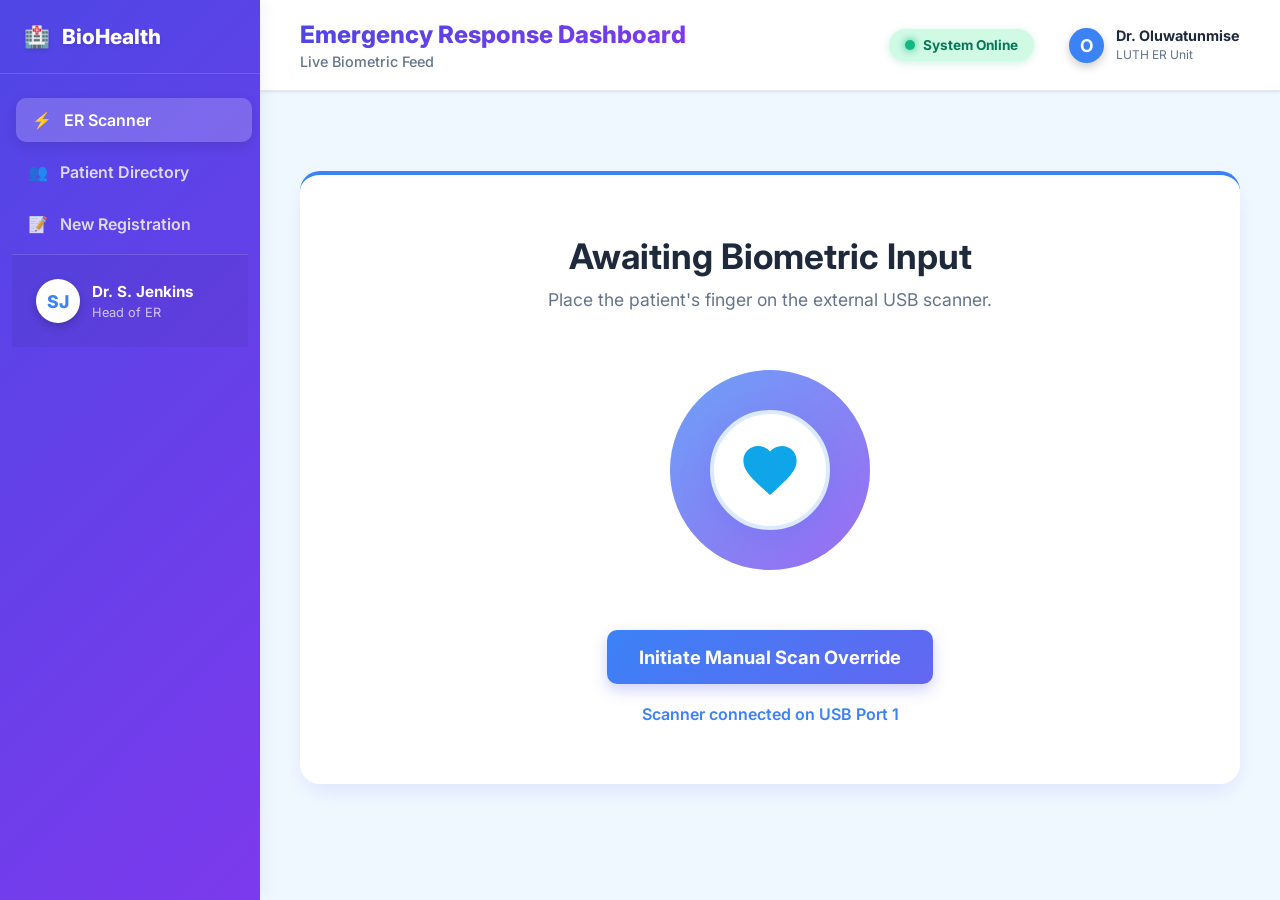
<file: index.html>
<!DOCTYPE html>
<html lang="en">
<head>
    <meta charset="UTF-8">
    <meta name="viewport" content="width=device-width, initial-scale=1.0">
    <title>BioHealth | ER Dashboard</title>
    <!-- Importing a professional web font -->
    <link rel="preconnect" href="https://fonts.googleapis.com">
    <link rel="preconnect" href="https://fonts.gstatic.com" crossorigin>
    <link href="https://fonts.googleapis.com/css2?family=Inter:wght@400;500;600;700;800&display=swap" rel="stylesheet">
    <link rel="stylesheet" href="style.css">
</head>
<body>
    <div class="app-layout">
        <!-- Sidebar Navigation -->
        <aside class="sidebar">
            <div class="brand">
                <div class="logo-icon">🏥</div>
                <span>BioHealth</span>
            </div>
            <nav class="nav-menu">
                <a href="#" id="nav-scanner" class="nav-item active">
                    <span class="nav-icon">⚡</span> ER Scanner
                </a>
                <a href="#" id="nav-directory" class="nav-item">
                    <span class="nav-icon">👥</span> Patient Directory
                </a>
                <a href="#" id="nav-signup" class="nav-item">
                    <span class="nav-icon">📝</span> New Registration
                </a>
                <!-- Leave the other links as they are -->
            <div class="sidebar-footer">
                <div class="doctor-profile">
                    <div class="doc-avatar">SJ</div>
                    <div class="doc-info">
                        <strong>Dr. S. Jenkins</strong>
                        <span>Head of ER</span>
                    </div>
                </div>
            </div>
        </aside>

<!-- Main Content Area -->
        <main class="main-content">
            <!-- Topbar -->
            <header class="topbar">
                <div class="page-title">
                    <h1>Emergency Response Dashboard</h1>
                    <p>Live Biometric Feed</p>
                </div>
                <div class="topbar-actions">
                    <div class="status-indicator">
                        <span class="dot live-dot"></span> System Online
                    </div>
                    <div class="doctor-profile" style="display: flex; align-items: center; gap: 12px; margin-left: 15px;">
                        <div class="doc-avatar" style="width: 35px; height: 35px; background: var(--primary); color: white; border-radius: 50%; display: flex; align-items: center; justify-content: center; font-weight: bold;">O</div>
                        <div class="doc-info" style="line-height: 1.2;">
                            <strong style="display: block; font-size: 0.9rem;">Dr. Oluwatunmise</strong>
                            <span style="font-size: 0.75rem; color: var(--text-muted);">LUTH ER Unit</span>
                        </div>
                    </div>
                </div>
            </header>

            <!-- Dashboard Content -->
            <div class="content-area">
                
                <!-- SCAN STATE -->
                <section id="scan-section" class="state-container">
                    <div class="scan-card">
                        <div class="scan-header">
                            <h2>Awaiting Biometric Input</h2>
                            <p>Place the patient's finger on the external USB scanner.</p>
                        </div>
                        <div class="scanner-wrapper">
                            <div class="pulse-ring"></div>
                            <div class="pulse-ring delay"></div>
                            <div class="scanner-device">
                                <svg width="64" height="64" viewBox="0 0 24 24" fill="none" xmlns="http://www.w3.org/2000/svg">
                                    <path d="M12 21.35L10.55 20.03C5.4 15.36 2 12.27 2 8.5C2 5.41 4.41 3 7.5 3C9.24 3 10.91 3.81 12 5.08C13.09 3.81 14.76 3 16.5 3C19.59 3 22 5.41 22 8.5C22 12.27 18.6 15.36 13.45 20.03L12 21.35Z" fill="#0ea5e9"/>
                                </svg>
                            </div>
                        </div>
                        <div class="scan-action">
                            <button id="scan-btn" class="btn-primary">Initiate Manual Scan Override</button>
                            <p id="scan-status" class="status-text">Scanner connected on USB Port 1</p>
                        </div>
                    </div>
                </section>

                <!-- RECORD STATE -->
                <section id="record-section" class="state-container hidden">
                    <div class="profile-banner card">
                        <div class="profile-main">
                            <div class="patient-avatar-large">👤</div>
                            <div class="patient-title">
                                <h2 id="patient-name">Fetching...</h2>
                                <p style="color: var(--text-muted); font-weight: 600; margin-bottom: 8px;">
                                    <span id="patient-age">--</span> yrs • Genotype: <span id="patient-genotype">--</span>
                                </p>
                                <span class="badge gray-badge" id="patient-id">ID: ---</span>
                            </div>
                        </div>
                        <div class="profile-tags">
                            <div class="status-tag success">
                                <span class="dot"></span> <span id="wallet-status">--</span>
                            </div>
                        </div>
                    </div>

                    <!-- TIER 1: EMERGENCY ACCESS -->
                    <div class="widget-header" style="margin-top: 10px; border-bottom: 2px solid var(--danger);">
                        <h3 style="color: var(--danger);">Level 1: Emergency Access (Global)</h3>
                    </div>
                    
                    <div class="dashboard-grid">
                        <div class="card alert-widget">
                            <div class="widget-header"><h3>Critical Alerts</h3><span class="icon-danger">⚠️</span></div>
                            <div class="widget-body">
                                <div class="data-group"><label>Blood Type</label><div class="data-value highlight-blue" id="blood-type">--</div></div>
                                <div class="divider"></div>
                                <div class="data-group"><label>Known Allergies</label><div class="data-value highlight-red" id="allergies">--</div></div>
                            </div>
                        </div>

                        <div class="card vitals-widget">
                            <div class="widget-header"><h3>Current Meds & Conditions</h3><span>💊</span></div>
                            <div class="widget-body">
                                <div class="data-group"><label>Current Medications</label><div class="data-value" style="font-size: 1.1rem;" id="medications">--</div></div>
                                <div class="divider"></div>
                                <div class="data-group"><label>Chronic Conditions</label><div class="data-value highlight-red" style="font-size: 1.1rem;" id="chronic-conditions">--</div></div>
                            </div>
                        </div>

                        <div class="card history-widget">
                            <div class="widget-header"><h3>Emergency Contacts</h3><span>📞</span></div>
                            <div class="widget-body">
                                <div class="data-group"><label>Primary Contact</label><div class="data-value" style="font-size: 1.1rem;" id="emergency-contact">--</div></div>
                                <div class="divider"></div>
                                <div class="data-group"><label>Emergency Consent</label><div class="data-value highlight-blue" style="font-size: 1.1rem;" id="emergency-consent">--</div></div>
                            </div>
                        </div>
                    </div>

                    <!-- TIER 2: FULL MEDICAL RECORD -->
                    <div class="widget-header" style="margin-top: 20px; border-bottom: 2px solid var(--primary);">
                        <h3 style="color: var(--primary);">Level 2: Full Medical Record (Authorized)</h3>
                        <span style="font-size: 0.8rem; background: var(--primary-light); padding: 4px 8px; border-radius: 4px; color: var(--primary);">🔓 Access Granted</span>
                    </div>

                    <div class="card" style="display: grid; grid-template-columns: 1fr 1fr; gap: 24px;">
                        <div class="data-group"><label>Consultation & Admission History</label><div class="data-value" style="font-size: 1rem; font-weight: 500;" id="consultation-history">--</div></div>
                        <div class="data-group"><label>Surgery History</label><div class="data-value" style="font-size: 1rem; font-weight: 500;" id="surgery-history">--</div></div>
                        <div class="data-group"><label>Lab & Imaging Results</label><div class="data-value" style="font-size: 1rem; font-weight: 500;" id="lab-results">--</div></div>
                        <div class="data-group"><label>Vaccination History</label><div class="data-value" style="font-size: 1rem; font-weight: 500;" id="vaccinations">--</div></div>
                        <div class="data-group"><label>Mental Health Records</label><div class="data-value" style="font-size: 1rem; font-weight: 500;" id="mental-health">--</div></div>
                        <div class="data-group"><label>Reproductive / Sexual Health</label><div class="data-value" style="font-size: 1rem; font-weight: 500;" id="reproductive-health">--</div></div>
                        <div class="data-group" style="grid-column: 1 / -1;"><label>Doctor's Notes & Long-Term Plans</label><div class="data-value" style="font-size: 1rem; font-weight: 500;" id="doctor-notes">--</div></div>
                    </div>

                    <!-- Bottom Action Bar -->
                    <div class="action-bar card">
                        <p class="action-hint">Ensure patient is stabilized before updating clinical notes.</p>
                        <div class="action-buttons">
                            <button class="btn-secondary" onclick="location.reload()">Clear Screen</button>
                            <button class="btn-danger" id="notify-btn">Trigger Auto-SMS to Kin</button>
                        </div>
                    </div>
                </section>

                <!-- DIRECTORY STATE -->
                <section id="directory-section" class="state-container hidden">
                    <div class="card">
                        <div class="widget-header">
                            <h3>Hospital Patient Directory</h3>
                            <span style="background: var(--primary-light); color: var(--primary);">👥</span>
                        </div>
                        <p style="color: var(--text-muted); margin-bottom: 20px;">Select a patient to manually view their medical records.</p>
                        <div class="directory-grid" id="directory-list"></div>
                    </div>
                </section>

                <!-- REGISTRATION STATE -->
                <section id="signup-section" class="state-container hidden">
                    <div class="card" style="max-width: 900px; margin: 0 auto; width: 100%;">
                        <div class="widget-header">
                            <h3>Register New Patient Biometrics</h3>
                            <span style="background: var(--success-light); color: var(--success);">📝</span>
                        </div>
                        
                        <form id="registration-form" class="signup-form">
                            <!-- Emergency Access Fields -->
                            <h4 style="color: var(--danger); margin-top: 10px;">Level 1: Emergency Access Data</h4>
                            <div class="form-grid">
                                <div class="form-group"><label>Full Name</label><input type="text" id="reg-name" required placeholder="e.g. Jane Doe"></div>
                                <div class="form-group"><label>Age</label><input type="number" id="reg-age" required placeholder="e.g. 34"></div>
                                
                                <div class="form-group">
                                    <label>Blood Type</label>
                                    <select id="reg-blood" required>
                                        <option value="O Positive">O Positive</option>
                                        <option value="O Negative">O Negative</option>
                                        <option value="A Positive">A Positive</option>
                                        <option value="B Positive">B Positive</option>
                                        <option value="AB Positive">AB Positive</option>
                                    </select>
                                </div>
                                <div class="form-group">
                                    <label>Genotype</label>
                                    <select id="reg-genotype" required>
                                        <option value="AA">AA</option>
                                        <option value="AS">AS</option>
                                        <option value="SS">SS</option>
                                        <option value="AC">AC</option>
                                    </select>
                                </div>
                                
                                <div class="form-group"><label>Known Allergies</label><input type="text" id="reg-allergies" required placeholder="e.g. Penicillin (or 'None')"></div>
                                <div class="form-group"><label>Current Medications</label><input type="text" id="reg-meds" required placeholder="e.g. Inhaler, Insulin"></div>
                                
                                <div class="form-group full-width"><label>Chronic Conditions</label><input type="text" id="reg-chronic" required placeholder="e.g. Asthma, Diabetes"></div>
                                
                                <div class="form-group"><label>Emergency Contact</label><input type="text" id="reg-contact" required placeholder="Name & Phone"></div>
                                <div class="form-group">
                                    <label>Emergency Treatment Consent</label>
                                    <select id="reg-consent" required><option value="Granted">Granted</option><option value="Denied">Denied</option></select>
                                </div>
                                
                                <div class="form-group full-width">
                                    <label>HMO / Wallet Status</label>
                                    <select id="reg-wallet" required>
                                        <option value="Active HMO Account">Active HMO Account</option>
                                        <option value="Wallet Balance: ₦50,000">Funded Wallet</option>
                                        <option value="Insurance Expired">Insurance Expired</option>
                                    </select>
                                </div>
                            </div>

                            <div class="divider"></div>

                            <!-- Full Record Fields -->
                            <h4 style="color: var(--primary);">Level 2: Full Medical Record</h4>
                            <div class="form-grid">
                                <div class="form-group full-width"><label>Consultation & Admission History</label><input type="text" id="reg-history" placeholder="Previous hospital visits..."></div>
                                <div class="form-group"><label>Surgery History</label><input type="text" id="reg-surgery" placeholder="e.g. Appendectomy (2018)"></div>
                                <div class="form-group"><label>Lab & Imaging Results</label><input type="text" id="reg-labs" placeholder="e.g. MRI clear"></div>
                                <div class="form-group"><label>Mental Health Records</label><input type="text" id="reg-mental" placeholder="e.g. Therapy for Anxiety"></div>
                                <div class="form-group"><label>Reproductive / Sexual Health</label><input type="text" id="reg-reproductive" placeholder="e.g. Routine screenings clear"></div>
                                <div class="form-group"><label>Vaccination History</label><input type="text" id="reg-vax" placeholder="e.g. COVID, Yellow Fever"></div>
                                <div class="form-group full-width"><label>Doctor's Notes & Plans</label><input type="text" id="reg-notes" placeholder="e.g. Monitor blood pressure monthly"></div>
                            </div>

                            <div class="divider"></div>

                            <div class="biometric-capture-box">
                                <p>Biometric Link Required</p>
                                <button type="button" id="btn-capture-bio" class="btn-secondary" style="width: 100%;">🔗 Click to Scan Fingerprint</button>
                            </div>

                            <div class="form-actions">
                                <button type="submit" id="btn-submit-reg" class="btn-primary" disabled>Complete Registration</button>
                            </div>
                        </form>
                    </div>
                </section>
            </div>
        </main>
    </div>
    <script src="app.js"></script>
    <script>
        
    let nums = [0,0,1,1,0,0,1,1,1,0,1,1,0,0,0,1,1,1,1];
    nums = [0,0,0,1,1,1]
    const k = 2;

    let [l, r] = [0, 0];
    let counter = k;
    let max = 0;

    while (r < nums.length) {

        if (nums[r] === 0) counter--;

        while (counter < 0) {
            if (nums[l] === 0) counter++;
            l++;
        }
        console.log(nums.slice(l, r+1))

        max = Math.max(max, r - l + 1);
        r++;
    }

    console.log(max);
        
    </script>
</body>
</html>
</file>
<file: style.css>
/* --- VIBRANT PRO DESIGN SYSTEM --- */
:root {
    /* Colorful Palette */
    --bg-main: #f0f8ff; /* A very soft, icy blue instead of gray */
    --bg-surface: #ffffff;
    
    /* Vibrant Sidebar Gradient */
    --bg-sidebar: linear-gradient(135deg, #4f46e5 0%, #7c3aed 100%); 
    
    /* Gradients and Primary Colors */
    --primary: #3b82f6; 
    --primary-gradient: linear-gradient(135deg, #3b82f6 0%, #6366f1 100%);
    --primary-hover: #2563eb;
    --primary-light: #dbeafe;
    
    --danger: #e11d48; /* Vibrant rose */
    --danger-gradient: linear-gradient(135deg, #f43f5e 0%, #e11d48 100%);
    --danger-light: #ffe4e6;
    
    --success: #10b981; /* Bright emerald */
    --success-light: #d1fae5;
    
    --warning: #f59e0b; /* Amber */
    --warning-light: #fef3c7;
    
    --purple: #8b5cf6;
    --purple-light: #ede9fe;
    
    --text-main: #1e293b;
    --text-muted: #64748b;
    --text-light: #ffffff;
    
    --border-color: #e2e8f0;
    
    /* Effects */
    --shadow-sm: 0 1px 3px 0 rgb(0 0 0 / 0.1);
    --shadow-md: 0 4px 12px -2px rgb(99 102 241 / 0.12); /* Tinted shadows */
    --shadow-lg: 0 10px 25px -5px rgb(99 102 241 / 0.15);
    --radius-md: 12px;
    --radius-lg: 20px;
}

/* --- RESET & TYPOGRAPHY --- */
* { margin: 0; padding: 0; box-sizing: border-box; }

body {
    font-family: 'Inter', sans-serif;
    background-color: var(--bg-main);
    color: var(--text-main);
    height: 100vh;
    overflow: hidden;
}

/* --- APP LAYOUT (Sidebar + Main) --- */
.app-layout { display: flex; height: 100vh; width: 100vw; }

/* --- SIDEBAR --- */
.sidebar {
    width: 260px;
    background: var(--bg-sidebar);
    color: var(--text-light);
    display: flex;
    flex-direction: column;
    box-shadow: 4px 0 15px rgba(0,0,0,0.05);
    z-index: 20;
}

.brand {
    padding: 24px;
    font-size: 1.3rem;
    font-weight: 800;
    display: flex;
    align-items: center;
    gap: 12px;
    border-bottom: 1px solid rgba(255,255,255,0.15);
    text-shadow: 0 2px 4px rgba(0,0,0,0.1);
}

.nav-menu {
    flex: 1;
    padding: 24px 12px;
    display: flex;
    flex-direction: column;
    gap: 8px;
}

.nav-item {
    padding: 12px 16px;
    color: rgba(255, 255, 255, 0.8);
    text-decoration: none;
    border-radius: 10px;
    font-weight: 600;
    display: flex;
    align-items: center;
    gap: 12px;
    transition: all 0.2s ease;
}

.nav-item:hover, .nav-item.active {
    background-color: rgba(255,255,255,0.2);
    color: white;
    transform: translateX(4px);
    box-shadow: 0 4px 12px rgba(0,0,0,0.1);
}

.sidebar-footer {
    padding: 24px;
    border-top: 1px solid rgba(255,255,255,0.15);
    background: rgba(0,0,0,0.05);
}

.doctor-profile { display: flex; align-items: center; gap: 12px; }
.doc-avatar {
    width: 44px;
    height: 44px;
    background: var(--text-light);
    color: var(--primary);
    border-radius: 50%;
    display: flex;
    align-items: center;
    justify-content: center;
    font-weight: 800;
    font-size: 1.1rem;
    box-shadow: 0 4px 10px rgba(0,0,0,0.2);
}

.doc-info strong { display: block; font-size: 0.95rem; }
.doc-info span { font-size: 0.8rem; color: rgba(255,255,255,0.7); }

/* --- MAIN CONTENT & TOPBAR --- */
.main-content {
    flex: 1;
    display: flex;
    flex-direction: column;
    overflow-y: auto;
}

.topbar {
    background: var(--bg-surface);
    padding: 20px 40px;
    display: flex;
    justify-content: space-between;
    align-items: center;
    border-bottom: 1px solid var(--border-color);
    z-index: 10;
    box-shadow: var(--shadow-sm);
}

.page-title h1 { font-size: 1.5rem; font-weight: 800; background: var(--bg-sidebar); -webkit-background-clip: text; -webkit-text-fill-color: transparent; }
.page-title p { color: var(--text-muted); font-size: 0.9rem; margin-top: 4px; font-weight: 500;}

.topbar-actions { display: flex; align-items: center; gap: 20px; }
.status-indicator {
    background: var(--success-light);
    color: #047857;
    padding: 8px 16px;
    border-radius: 20px;
    font-size: 0.85rem;
    font-weight: 700;
    display: flex;
    align-items: center;
    gap: 8px;
    box-shadow: 0 2px 8px rgba(16, 185, 129, 0.2);
}
.live-dot { width: 10px; height: 10px; background: var(--success); border-radius: 50%; box-shadow: 0 0 8px var(--success); }

.icon-btn {
    background: var(--primary-light);
    border: none;
    font-size: 1.2rem;
    padding: 10px;
    border-radius: 12px;
    cursor: pointer;
    transition: transform 0.2s;
}
.icon-btn:hover { transform: scale(1.05); }

/* --- CONTENT AREA --- */
.content-area { padding: 40px; flex: 1; display: flex; flex-direction: column; }
.state-container { width: 100%; max-width: 1200px; margin: 0 auto; display: flex; flex-direction: column; gap: 24px; animation: fadeIn 0.4s ease-in-out; }
.hidden { display: none !important; }

/* --- GLOBAL CARD STYLE --- */
.card {
    background: var(--bg-surface);
    border-radius: var(--radius-md);
    box-shadow: var(--shadow-md);
    border: 1px solid rgba(255,255,255,0.5);
    padding: 24px;
    transition: transform 0.2s ease, box-shadow 0.2s ease;
}
.card:hover { box-shadow: var(--shadow-lg); }

/* --- SCAN STATE UI --- */
.scan-card {
    background: var(--bg-surface);
    border-radius: var(--radius-lg);
    box-shadow: var(--shadow-lg);
    padding: 60px 40px;
    text-align: center;
    margin-top: 40px;
    border-top: 4px solid var(--primary);
}

.scan-header h2 { font-size: 2.2rem; margin-bottom: 12px; color: var(--text-main); }
.scan-header p { color: var(--text-muted); font-size: 1.1rem; }

/* Vibrant Animated Scanner */
.scanner-wrapper { position: relative; width: 200px; height: 200px; margin: 60px auto; display: flex; justify-content: center; align-items: center; }
.scanner-device {
    width: 120px;
    height: 120px;
    background: white;
    border-radius: 50%;
    display: flex;
    justify-content: center;
    align-items: center;
    box-shadow: 0 10px 30px rgba(99, 102, 241, 0.3);
    border: 4px solid var(--primary-light);
    z-index: 2;
}
.pulse-ring {
    position: absolute; width: 100%; height: 100%;
    background: linear-gradient(135deg, rgba(59,130,246,0.5), rgba(124,58,237,0.5));
    border-radius: 50%; z-index: 1;
    animation: pulse 2s infinite ease-out;
}
.pulse-ring.delay { animation-delay: 1s; }

@keyframes pulse {
    0% { transform: scale(0.6); opacity: 0.9; }
    100% { transform: scale(1.6); opacity: 0; }
}

@keyframes fadeIn {
    from { opacity: 0; transform: translateY(10px); }
    to { opacity: 1; transform: translateY(0); }
}

/* --- RECORD STATE UI --- */
.profile-banner {
    display: flex;
    justify-content: space-between;
    align-items: center;
    background: linear-gradient(to right, #ffffff, var(--primary-light));
    border-left: 6px solid var(--primary);
}

.profile-main { display: flex; align-items: center; gap: 20px; }
.patient-avatar-large {
    width: 80px; height: 80px;
    background: var(--primary-gradient);
    color: white;
    border-radius: var(--radius-md);
    font-size: 2.5rem;
    display: flex; align-items: center; justify-content: center;
    box-shadow: 0 8px 16px rgba(99, 102, 241, 0.25);
}
.patient-title h2 { font-size: 2rem; margin-bottom: 6px; font-weight: 800;}
.gray-badge { background: white; padding: 6px 12px; border-radius: 8px; font-size: 0.9rem; font-weight: 700; color: var(--primary); box-shadow: var(--shadow-sm); }
.status-tag { display: flex; align-items: center; gap: 8px; padding: 10px 20px; border-radius: 20px; font-weight: 700; font-size: 0.95rem; box-shadow: var(--shadow-sm);}
.status-tag.success { background: var(--success); color: white; }
.status-tag.success .dot { background: white; width: 8px; height: 8px; border-radius: 50%; }

/* Dashboard Grid */
.dashboard-grid { display: grid; grid-template-columns: repeat(3, 1fr); gap: 24px; }

/* Colorful Widget Headers */
.widget-header {
    display: flex; justify-content: space-between; align-items: center;
    margin-bottom: 24px; padding-bottom: 16px;
    border-bottom: 2px solid var(--border-color);
}
.widget-header h3 { font-size: 1.2rem; font-weight: 700; color: var(--text-main); }
.widget-header span {
    display: flex; align-items: center; justify-content: center;
    width: 44px; height: 44px; border-radius: 12px; font-size: 1.4rem;
}
.alert-widget .widget-header span { background: var(--danger-light); }
.vitals-widget .widget-header span { background: var(--warning-light); }
.history-widget .widget-header span { background: var(--purple-light); }

/* Widget Data */
.data-group label { display: block; font-size: 0.85rem; color: var(--text-muted); margin-bottom: 6px; text-transform: uppercase; letter-spacing: 0.8px; font-weight: 600;}
.data-value { font-size: 1.4rem; font-weight: 800; }
.highlight-blue { color: var(--primary); }
.highlight-red { color: var(--danger); }
.divider { height: 1px; background: var(--border-color); margin: 20px 0; }

.vitals-flex { display: flex; gap: 20px; }
.vital-box {
    flex: 1; background: white;
    padding: 20px 16px; border-radius: var(--radius-md); text-align: center;
    border: 1px solid var(--border-color);
    box-shadow: 0 2px 4px rgba(0,0,0,0.02);
}
.vital-num { font-size: 2.8rem; font-weight: 800; color: var(--warning); display: block; line-height: 1;}
.vital-unit { font-size: 1rem; color: var(--text-muted); font-weight: 700; }
.vital-label { display: block; font-size: 0.9rem; color: var(--text-main); margin-top: 8px; font-weight: 600;}

/* Timeline */
.timeline-wrapper { position: relative; padding-left: 20px; }
.timeline-track { position: absolute; left: 6px; top: 8px; bottom: 0; width: 3px; background: var(--purple-light); }
.timeline-node { position: relative; margin-bottom: 24px; display: flex; align-items: flex-start; }
.node-dot { position: absolute; left: -21px; top: 4px; width: 12px; height: 12px; border-radius: 50%; background: white; border: 3px solid var(--purple-light); }
.active-node .node-dot { background: var(--purple); border-color: var(--purple); box-shadow: 0 0 0 4px var(--purple-light); }
.node-content strong { display: block; font-size: 1.05rem; color: var(--text-main); font-weight: 700; }
.node-content span { font-size: 0.9rem; color: var(--text-muted); font-weight: 500;}

/* Action Bar */
.action-bar { display: flex; justify-content: space-between; align-items: center; border-left: 6px solid var(--warning); }
.action-hint { color: var(--text-main); font-size: 1rem; font-weight: 600; }
.action-buttons { display: flex; gap: 16px; }

/* Vibrant Buttons */
button { font-family: inherit; cursor: pointer; font-weight: 700; border-radius: 10px; transition: all 0.2s; border: none; }
.btn-primary { 
    background: var(--primary-gradient); color: white; 
    padding: 16px 32px; font-size: 1.15rem; 
    box-shadow: 0 6px 15px rgba(99, 102, 241, 0.3); 
}
.btn-primary:hover { transform: translateY(-2px); box-shadow: 0 8px 20px rgba(99, 102, 241, 0.4); }

.btn-secondary { 
    background: white; border: 2px solid var(--border-color); 
    color: var(--text-main); padding: 14px 24px; font-size: 1rem;
}
.btn-secondary:hover { background: var(--bg-main); border-color: var(--text-muted); }

.btn-danger { 
    background: var(--danger-gradient); color: white; 
    padding: 14px 24px; font-size: 1rem;
    box-shadow: 0 4px 12px rgba(225, 29, 72, 0.3);
}
.btn-danger:hover { transform: translateY(-2px); box-shadow: 0 6px 16px rgba(225, 29, 72, 0.4); }

.status-text { margin-top: 20px; color: var(--primary); font-size: 1rem; font-weight: 600; }
/* --- DIRECTORY STATE UI --- */
.directory-grid {
    display: grid;
    grid-template-columns: repeat(auto-fill, minmax(300px, 1fr));
    gap: 16px;
}

.directory-card {
    padding: 16px;
    border: 1px solid var(--border-color);
    border-radius: var(--radius-md);
    cursor: pointer;
    transition: all 0.2s ease;
    display: flex;
    align-items: center;
    gap: 16px;
    background: white;
}

.directory-card:hover {
    border-color: var(--primary);
    background-color: var(--primary-light);
    transform: translateY(-2px);
    box-shadow: var(--shadow-sm);
}

.dir-avatar {
    width: 48px;
    height: 48px;
    background: var(--primary-gradient);
    color: white;
    border-radius: 50%;
    display: flex;
    align-items: center;
    justify-content: center;
    font-weight: 800;
    font-size: 1.2rem;
    box-shadow: 0 4px 10px rgba(99, 102, 241, 0.2);
}

.dir-info h4 { margin-bottom: 4px; color: var(--text-main); font-size: 1.1rem; font-weight: 700; }
.dir-info p { font-size: 0.85rem; color: var(--text-muted); font-weight: 500;}

/* --- REGISTRATION FORM UI --- */
.signup-form { display: flex; flex-direction: column; gap: 20px; margin-top: 10px; }
.form-grid { display: grid; grid-template-columns: 1fr 1fr; gap: 20px; }
.form-group { display: flex; flex-direction: column; gap: 8px; }
.form-group.full-width { grid-column: 1 / -1; }

.form-group label { font-size: 0.9rem; font-weight: 700; color: var(--text-main); }
.form-group input[type="text"], .form-group select {
    padding: 14px;
    border: 2px solid var(--border-color);
    border-radius: 10px;
    font-size: 1rem;
    font-family: inherit;
    transition: border-color 0.2s;
    background: var(--bg-main);
}
.form-group input[type="text"]:focus, .form-group select:focus {
    outline: none;
    border-color: var(--primary);
    background: white;
}

.checkbox-group { flex-direction: row; align-items: center; gap: 12px; margin-top: 10px; }
.checkbox-group input[type="checkbox"] { width: 20px; height: 20px; cursor: pointer; }
.checkbox-group label { cursor: pointer; }

.biometric-capture-box {
    background: var(--primary-light);
    padding: 24px;
    border-radius: 12px;
    text-align: center;
    border: 2px dashed var(--primary);
}
.biometric-capture-box p { font-weight: 700; color: var(--primary); margin-bottom: 12px; }
.biometric-success { background: var(--success); color: white; border-color: var(--success); pointer-events: none;}

.form-actions { margin-top: 10px; display: flex; justify-content: flex-end; }
.form-actions button { width: 100%; }
.form-actions button:disabled { opacity: 0.5; cursor: not-allowed; }


@media (max-width: 768px) {
    /* 1. Release the height constraint to allow normal scrolling */
    body, .app-layout {
        height: auto;
        overflow-y: visible;
        flex-direction: column;
    }

    .main-content {
        overflow-y: visible;
    }

    /* 2. Turn the Sidebar into a scrollable top navigation bar */
    .sidebar {
        width: 100%;
        position: sticky;
        top: 0;
        z-index: 50;
        box-shadow: 0 4px 15px rgba(0,0,0,0.2);
    }

    .brand {
        justify-content: center;
        padding: 16px;
    }

    .nav-menu {
        flex-direction: row;
        overflow-x: auto;
        padding: 12px 16px;
        gap: 12px;
        /* Hide scrollbar for a cleaner look */
        scrollbar-width: none; 
    }
    .nav-menu::-webkit-scrollbar { display: none; }

    .nav-item {
        white-space: nowrap; /* Prevents text from breaking onto two lines */
        padding: 10px 16px;
        font-size: 0.95rem;
    }

    /* Hide the doctor profile on mobile to save precious screen space */
    .sidebar-footer { display: none; }

    /* 3. Adjust the Topbar Header */
    .topbar {
        flex-direction: column;
        text-align: center;
        gap: 16px;
        padding: 16px;
    }

    .topbar-actions {
        width: 100%;
        justify-content: space-between;
    }

    /* 4. Collapse the Grids from 3 Columns down to 1 Column */
    .content-area { padding: 16px; }
    
    .dashboard-grid {
        grid-template-columns: 1fr;
    }

    .form-grid {
        grid-template-columns: 1fr;
    }

    /* 5. Scale down the Scanner UI */
    .scan-card { padding: 30px 20px; }
    .scan-header h2 { font-size: 1.6rem; }
    
    .scanner-wrapper {
        width: 140px;
        height: 140px;
        margin: 30px auto;
    }
    .scanner-device { width: 90px; height: 90px; }

    /* 6. Stack the Profile Banner */
    .profile-banner {
        flex-direction: column;
        text-align: center;
        gap: 20px;
        padding: 24px 16px;
    }
    .profile-main { flex-direction: column; }
    
    /* 7. Stack Vitals and Action Buttons */
    .vitals-flex { flex-direction: column; }
    
    .action-bar {
        flex-direction: column;
        gap: 16px;
        text-align: center;
    }
    
    .action-buttons {
        width: 100%;
        flex-direction: column;
    }
    
    .action-buttons button { width: 100%; }
}
</file>
